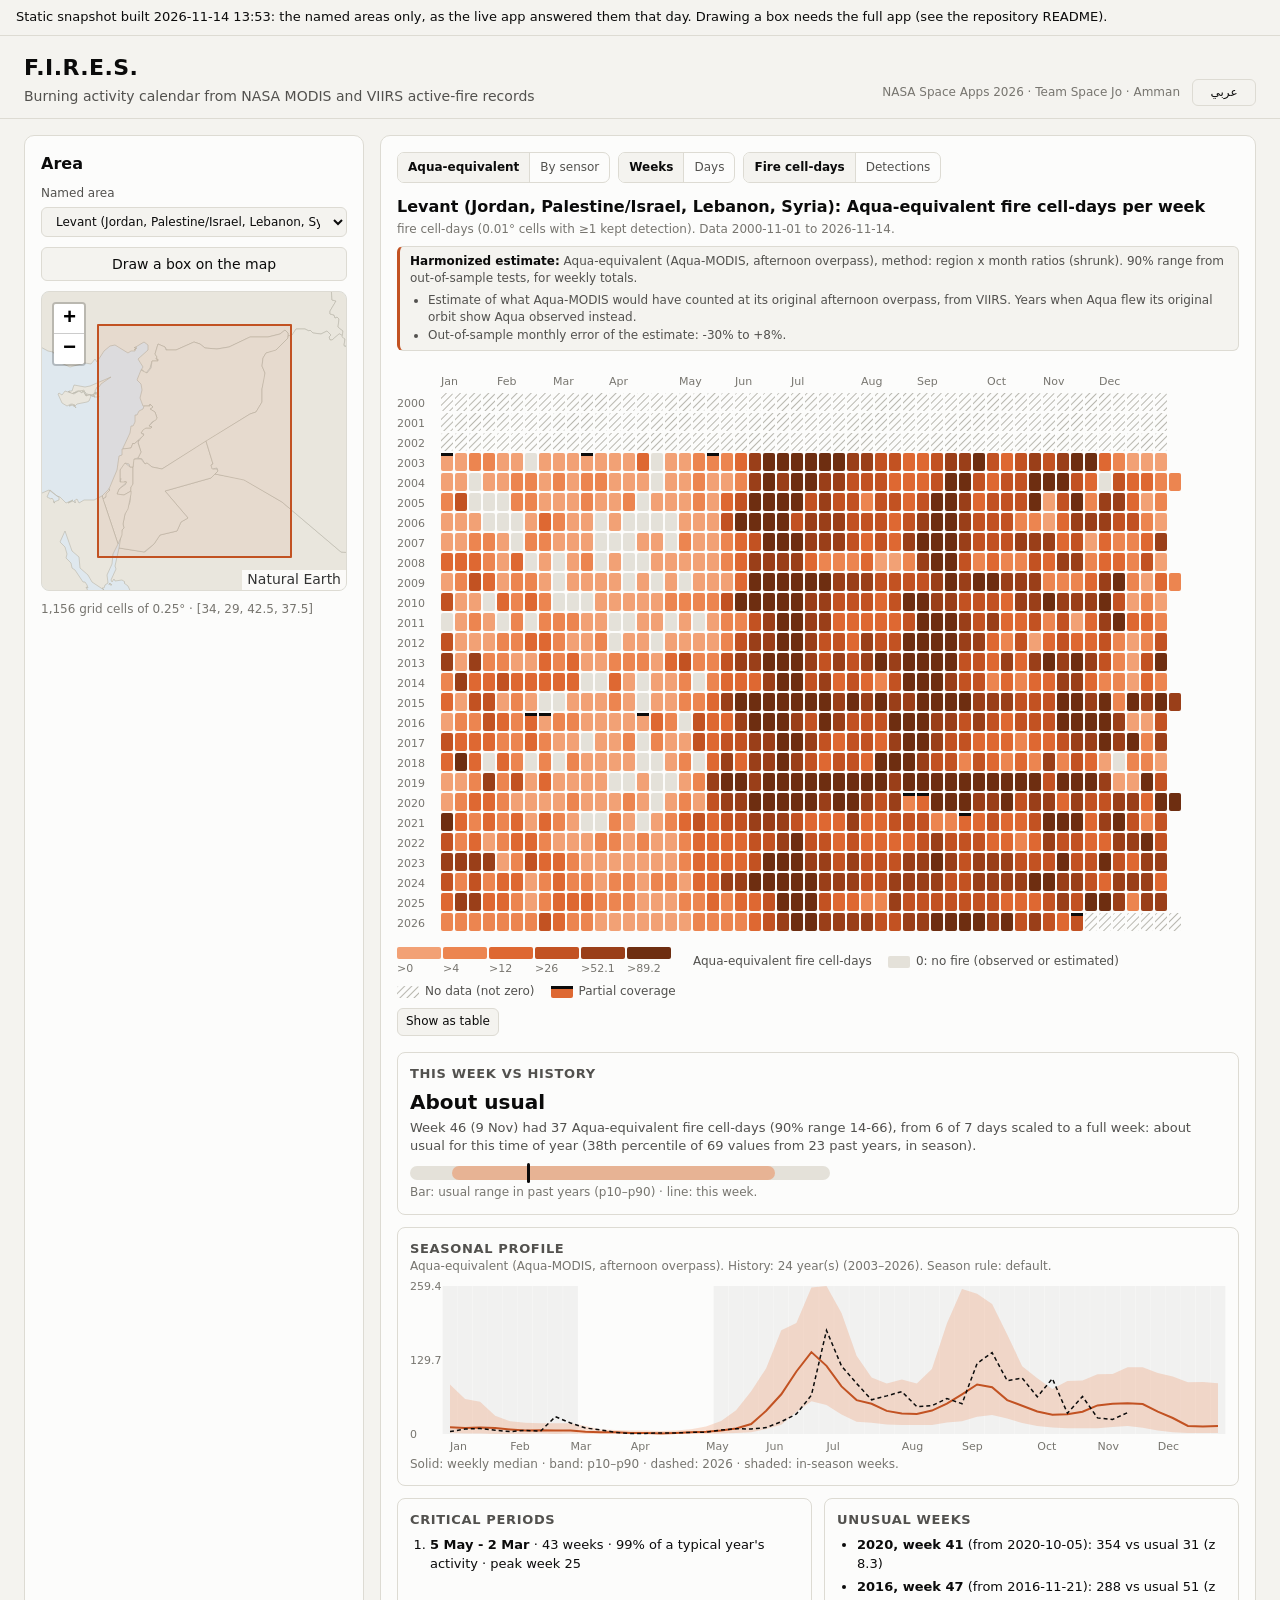
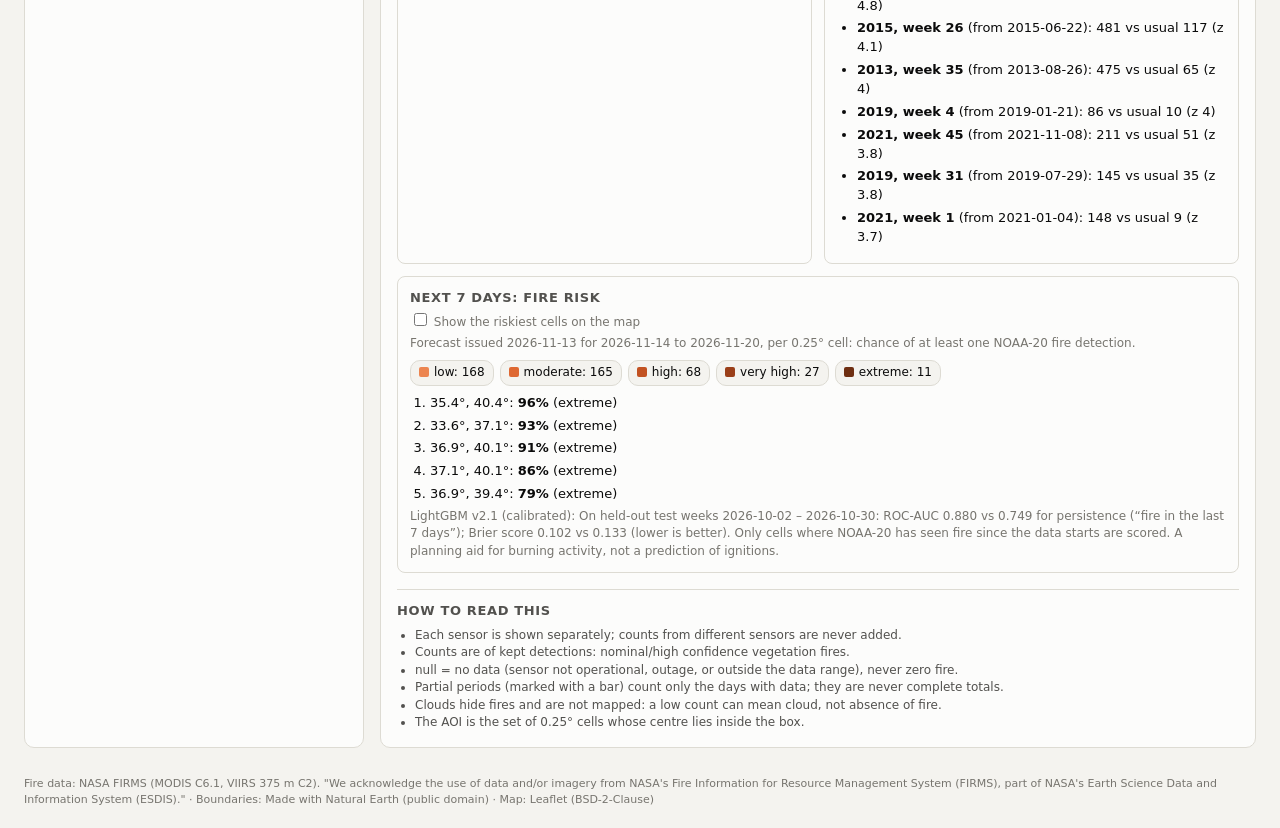
<file: site/index.html>
<!doctype html>
<html lang="en" dir="ltr">
<head>
  <meta charset="utf-8">
  <meta name="viewport" content="width=device-width, initial-scale=1">
  <title data-i18n="ui.title">F.I.R.E.S. burning activity calendar</title>
  <link rel="icon" href="data:image/svg+xml,%3Csvg xmlns='http://www.w3.org/2000/svg' viewBox='0 0 16 16'%3E%3Crect width='16' height='16' rx='3' fill='%23c25222'/%3E%3Crect x='3' y='3' width='4' height='4' fill='%23fcfcfb'/%3E%3Crect x='9' y='9' width='4' height='4' fill='%23fcfcfb'/%3E%3C/svg%3E">
  <link rel="stylesheet" href="vendor/leaflet/leaflet.css">
  <link rel="stylesheet" href="style.css">
</head>
<body>
  <header class="top">
    <div>
      <h1 dir="ltr">F.I.R.E.S.</h1>
      <p class="tagline" data-i18n="ui.tagline">Burning activity calendar from NASA MODIS and VIIRS active-fire records</p>
    </div>
    <div class="top-right">
      <p class="event" data-i18n="ui.event">NASA Space Apps 2026 · Team Space Jo · Amman</p>
      <button id="lang-btn" type="button" class="btn small lang-btn" data-i18n="ui.lang_switch"
              data-i18n-aria="ui.lang_switch_label" aria-label="Switch the interface to Arabic">عربي</button>
    </div>
  </header>

  <main class="layout">
    <section class="panel side" data-i18n-aria="ui.aria_area" aria-label="Area of interest">
      <h2 data-i18n="ui.area">Area</h2>
      <label class="field"><span data-i18n="ui.named_area">Named area</span>
        <select id="aoi-select"></select>
      </label>
      <button id="draw-btn" type="button" class="btn" data-i18n="ui.draw">Draw a box on the map</button>
      <p id="draw-hint" class="hint" hidden data-i18n="ui.draw_hint">Drag on the map to draw. Press Esc to cancel.</p>
      <div id="map" role="img" data-i18n-aria="ui.aria_map" aria-label="Map showing the selected area"></div>
      <p id="aoi-summary" class="hint"></p>
    </section>

    <section class="panel main" data-i18n-aria="ui.aria_calendar" aria-label="Burning activity calendar">
      <div class="filters" role="toolbar" data-i18n-aria="ui.aria_options" aria-label="Calendar options">
        <div class="seg" role="radiogroup" data-i18n-aria="ui.aria_view" aria-label="View" id="view-seg"></div>
        <div class="seg" role="radiogroup" data-i18n-aria="ui.aria_sensor" aria-label="Sensor" id="sensor-seg"></div>
        <div class="seg" role="radiogroup" data-i18n-aria="ui.aria_unit" aria-label="Time unit" id="unit-seg"></div>
        <div class="seg" role="radiogroup" data-i18n-aria="ui.aria_metric" aria-label="Metric" id="metric-seg"></div>
      </div>

      <div class="chart-head">
        <h2 id="chart-title" data-i18n="ui.loading">Loading…</h2>
        <p id="chart-sub" class="hint"></p>
      </div>
      <div id="badge" class="badge" hidden></div>
      <div id="status" class="status" role="status" aria-live="polite"></div>
      <div id="chart" class="chart"></div>
      <div id="legend" class="legend" data-i18n-aria="ui.aria_legend" aria-label="Legend"></div>
      <div class="chart-foot">
        <button id="table-btn" type="button" class="btn small" aria-expanded="false" data-i18n="ui.show_table">Show as table</button>
      </div>
      <div id="table-wrap" class="table-wrap" hidden></div>

      <section class="season" data-i18n-aria="ui.aria_season" aria-label="Season">
        <div class="season-card wide now-card">
          <h3 data-i18n="ui.now_title">This week vs history</h3>
          <div id="now"></div>
        </div>
        <div class="season-card wide">
          <h3 data-i18n="ui.profile_title">Seasonal profile</h3>
          <p id="season-sub" class="hint"></p>
          <div id="season-chart" class="chart"></div>
        </div>
        <div class="season-card">
          <h3 data-i18n="ui.periods_title">Critical periods</h3>
          <div id="periods"></div>
        </div>
        <div class="season-card">
          <h3 data-i18n="ui.anomalies_title">Unusual weeks</h3>
          <div id="anomalies"></div>
        </div>
        <div class="season-card wide">
          <h3 data-i18n="ui.risk_title">Next 7 days: fire risk</h3>
          <label class="hint risk-toggle"><input type="checkbox" id="risk-layer"> <span data-i18n="ui.risk_toggle">Show the riskiest cells on the map</span></label>
          <div id="risk"></div>
        </div>
      </section>

      <aside class="notes" data-i18n-aria="ui.aria_notes" aria-label="How to read this">
        <h3 data-i18n="ui.notes_title">How to read this</h3>
        <ul id="notes"></ul>
      </aside>
    </section>
  </main>

  <footer class="credits" data-i18n="ui.credits">
    Fire data: NASA FIRMS (MODIS C6.1, VIIRS 375 m C2). "We acknowledge the use of data and/or imagery from NASA's
    Fire Information for Resource Management System (FIRMS), part of NASA's Earth Science Data and Information System
    (ESDIS)." · Boundaries: Made with Natural Earth (public domain) · Map: Leaflet (BSD-2-Clause)
  </footer>

  <div id="tooltip" class="tooltip" role="tooltip" hidden></div>
  <script src="vendor/leaflet/leaflet.js"></script>
  <script src="snapshot.js"></script>
  <script src="app.js"></script>
</body>
</html>
</file>
<file: site/vendor/leaflet/leaflet.css>
/* required styles */

.leaflet-pane,
.leaflet-tile,
.leaflet-marker-icon,
.leaflet-marker-shadow,
.leaflet-tile-container,
.leaflet-pane > svg,
.leaflet-pane > canvas,
.leaflet-zoom-box,
.leaflet-image-layer,
.leaflet-layer {
	position: absolute;
	left: 0;
	top: 0;
	}
.leaflet-container {
	overflow: hidden;
	}
.leaflet-tile,
.leaflet-marker-icon,
.leaflet-marker-shadow {
	-webkit-user-select: none;
	   -moz-user-select: none;
	        user-select: none;
	  -webkit-user-drag: none;
	}
/* Prevents IE11 from highlighting tiles in blue */
.leaflet-tile::selection {
	background: transparent;
}
/* Safari renders non-retina tile on retina better with this, but Chrome is worse */
.leaflet-safari .leaflet-tile {
	image-rendering: -webkit-optimize-contrast;
	}
/* hack that prevents hw layers "stretching" when loading new tiles */
.leaflet-safari .leaflet-tile-container {
	width: 1600px;
	height: 1600px;
	-webkit-transform-origin: 0 0;
	}
.leaflet-marker-icon,
.leaflet-marker-shadow {
	display: block;
	}
/* .leaflet-container svg: reset svg max-width decleration shipped in Joomla! (joomla.org) 3.x */
/* .leaflet-container img: map is broken in FF if you have max-width: 100% on tiles */
.leaflet-container .leaflet-overlay-pane svg {
	max-width: none !important;
	max-height: none !important;
	}
.leaflet-container .leaflet-marker-pane img,
.leaflet-container .leaflet-shadow-pane img,
.leaflet-container .leaflet-tile-pane img,
.leaflet-container img.leaflet-image-layer,
.leaflet-container .leaflet-tile {
	max-width: none !important;
	max-height: none !important;
	width: auto;
	padding: 0;
	}

.leaflet-container img.leaflet-tile {
	/* See: https://bugs.chromium.org/p/chromium/issues/detail?id=600120 */
	mix-blend-mode: plus-lighter;
}

.leaflet-container.leaflet-touch-zoom {
	-ms-touch-action: pan-x pan-y;
	touch-action: pan-x pan-y;
	}
.leaflet-container.leaflet-touch-drag {
	-ms-touch-action: pinch-zoom;
	/* Fallback for FF which doesn't support pinch-zoom */
	touch-action: none;
	touch-action: pinch-zoom;
}
.leaflet-container.leaflet-touch-drag.leaflet-touch-zoom {
	-ms-touch-action: none;
	touch-action: none;
}
.leaflet-container {
	-webkit-tap-highlight-color: transparent;
}
.leaflet-container a {
	-webkit-tap-highlight-color: rgba(51, 181, 229, 0.4);
}
.leaflet-tile {
	filter: inherit;
	visibility: hidden;
	}
.leaflet-tile-loaded {
	visibility: inherit;
	}
.leaflet-zoom-box {
	width: 0;
	height: 0;
	-moz-box-sizing: border-box;
	     box-sizing: border-box;
	z-index: 800;
	}
/* workaround for https://bugzilla.mozilla.org/show_bug.cgi?id=888319 */
.leaflet-overlay-pane svg {
	-moz-user-select: none;
	}

.leaflet-pane         { z-index: 400; }

.leaflet-tile-pane    { z-index: 200; }
.leaflet-overlay-pane { z-index: 400; }
.leaflet-shadow-pane  { z-index: 500; }
.leaflet-marker-pane  { z-index: 600; }
.leaflet-tooltip-pane   { z-index: 650; }
.leaflet-popup-pane   { z-index: 700; }

.leaflet-map-pane canvas { z-index: 100; }
.leaflet-map-pane svg    { z-index: 200; }

.leaflet-vml-shape {
	width: 1px;
	height: 1px;
	}
.lvml {
	behavior: url(#default#VML);
	display: inline-block;
	position: absolute;
	}


/* control positioning */

.leaflet-control {
	position: relative;
	z-index: 800;
	pointer-events: visiblePainted; /* IE 9-10 doesn't have auto */
	pointer-events: auto;
	}
.leaflet-top,
.leaflet-bottom {
	position: absolute;
	z-index: 1000;
	pointer-events: none;
	}
.leaflet-top {
	top: 0;
	}
.leaflet-right {
	right: 0;
	}
.leaflet-bottom {
	bottom: 0;
	}
.leaflet-left {
	left: 0;
	}
.leaflet-control {
	float: left;
	clear: both;
	}
.leaflet-right .leaflet-control {
	float: right;
	}
.leaflet-top .leaflet-control {
	margin-top: 10px;
	}
.leaflet-bottom .leaflet-control {
	margin-bottom: 10px;
	}
.leaflet-left .leaflet-control {
	margin-left: 10px;
	}
.leaflet-right .leaflet-control {
	margin-right: 10px;
	}


/* zoom and fade animations */

.leaflet-fade-anim .leaflet-popup {
	opacity: 0;
	-webkit-transition: opacity 0.2s linear;
	   -moz-transition: opacity 0.2s linear;
	        transition: opacity 0.2s linear;
	}
.leaflet-fade-anim .leaflet-map-pane .leaflet-popup {
	opacity: 1;
	}
.leaflet-zoom-animated {
	-webkit-transform-origin: 0 0;
	    -ms-transform-origin: 0 0;
	        transform-origin: 0 0;
	}
svg.leaflet-zoom-animated {
	will-change: transform;
}

.leaflet-zoom-anim .leaflet-zoom-animated {
	-webkit-transition: -webkit-transform 0.25s cubic-bezier(0,0,0.25,1);
	   -moz-transition:    -moz-transform 0.25s cubic-bezier(0,0,0.25,1);
	        transition:         transform 0.25s cubic-bezier(0,0,0.25,1);
	}
.leaflet-zoom-anim .leaflet-tile,
.leaflet-pan-anim .leaflet-tile {
	-webkit-transition: none;
	   -moz-transition: none;
	        transition: none;
	}

.leaflet-zoom-anim .leaflet-zoom-hide {
	visibility: hidden;
	}


/* cursors */

.leaflet-interactive {
	cursor: pointer;
	}
.leaflet-grab {
	cursor: -webkit-grab;
	cursor:    -moz-grab;
	cursor:         grab;
	}
.leaflet-crosshair,
.leaflet-crosshair .leaflet-interactive {
	cursor: crosshair;
	}
.leaflet-popup-pane,
.leaflet-control {
	cursor: auto;
	}
.leaflet-dragging .leaflet-grab,
.leaflet-dragging .leaflet-grab .leaflet-interactive,
.leaflet-dragging .leaflet-marker-draggable {
	cursor: move;
	cursor: -webkit-grabbing;
	cursor:    -moz-grabbing;
	cursor:         grabbing;
	}

/* marker & overlays interactivity */
.leaflet-marker-icon,
.leaflet-marker-shadow,
.leaflet-image-layer,
.leaflet-pane > svg path,
.leaflet-tile-container {
	pointer-events: none;
	}

.leaflet-marker-icon.leaflet-interactive,
.leaflet-image-layer.leaflet-interactive,
.leaflet-pane > svg path.leaflet-interactive,
svg.leaflet-image-layer.leaflet-interactive path {
	pointer-events: visiblePainted; /* IE 9-10 doesn't have auto */
	pointer-events: auto;
	}

/* visual tweaks */

.leaflet-container {
	background: #ddd;
	outline-offset: 1px;
	}
.leaflet-container a {
	color: #0078A8;
	}
.leaflet-zoom-box {
	border: 2px dotted #38f;
	background: rgba(255,255,255,0.5);
	}


/* general typography */
.leaflet-container {
	font-family: "Helvetica Neue", Arial, Helvetica, sans-serif;
	font-size: 12px;
	font-size: 0.75rem;
	line-height: 1.5;
	}


/* general toolbar styles */

.leaflet-bar {
	box-shadow: 0 1px 5px rgba(0,0,0,0.65);
	border-radius: 4px;
	}
.leaflet-bar a {
	background-color: #fff;
	border-bottom: 1px solid #ccc;
	width: 26px;
	height: 26px;
	line-height: 26px;
	display: block;
	text-align: center;
	text-decoration: none;
	color: black;
	}
.leaflet-bar a,
.leaflet-control-layers-toggle {
	background-position: 50% 50%;
	background-repeat: no-repeat;
	display: block;
	}
.leaflet-bar a:hover,
.leaflet-bar a:focus {
	background-color: #f4f4f4;
	}
.leaflet-bar a:first-child {
	border-top-left-radius: 4px;
	border-top-right-radius: 4px;
	}
.leaflet-bar a:last-child {
	border-bottom-left-radius: 4px;
	border-bottom-right-radius: 4px;
	border-bottom: none;
	}
.leaflet-bar a.leaflet-disabled {
	cursor: default;
	background-color: #f4f4f4;
	color: #bbb;
	}

.leaflet-touch .leaflet-bar a {
	width: 30px;
	height: 30px;
	line-height: 30px;
	}
.leaflet-touch .leaflet-bar a:first-child {
	border-top-left-radius: 2px;
	border-top-right-radius: 2px;
	}
.leaflet-touch .leaflet-bar a:last-child {
	border-bottom-left-radius: 2px;
	border-bottom-right-radius: 2px;
	}

/* zoom control */

.leaflet-control-zoom-in,
.leaflet-control-zoom-out {
	font: bold 18px 'Lucida Console', Monaco, monospace;
	text-indent: 1px;
	}

.leaflet-touch .leaflet-control-zoom-in, .leaflet-touch .leaflet-control-zoom-out  {
	font-size: 22px;
	}


/* layers control */

.leaflet-control-layers {
	box-shadow: 0 1px 5px rgba(0,0,0,0.4);
	background: #fff;
	border-radius: 5px;
	}
.leaflet-control-layers-toggle {
	background-image: url(images/layers.png);
	width: 36px;
	height: 36px;
	}
.leaflet-retina .leaflet-control-layers-toggle {
	background-image: url(images/layers-2x.png);
	background-size: 26px 26px;
	}
.leaflet-touch .leaflet-control-layers-toggle {
	width: 44px;
	height: 44px;
	}
.leaflet-control-layers .leaflet-control-layers-list,
.leaflet-control-layers-expanded .leaflet-control-layers-toggle {
	display: none;
	}
.leaflet-control-layers-expanded .leaflet-control-layers-list {
	display: block;
	position: relative;
	}
.leaflet-control-layers-expanded {
	padding: 6px 10px 6px 6px;
	color: #333;
	background: #fff;
	}
.leaflet-control-layers-scrollbar {
	overflow-y: scroll;
	overflow-x: hidden;
	padding-right: 5px;
	}
.leaflet-control-layers-selector {
	margin-top: 2px;
	position: relative;
	top: 1px;
	}
.leaflet-control-layers label {
	display: block;
	font-size: 13px;
	font-size: 1.08333em;
	}
.leaflet-control-layers-separator {
	height: 0;
	border-top: 1px solid #ddd;
	margin: 5px -10px 5px -6px;
	}

/* Default icon URLs */
.leaflet-default-icon-path { /* used only in path-guessing heuristic, see L.Icon.Default */
	background-image: url(images/marker-icon.png);
	}


/* attribution and scale controls */

.leaflet-container .leaflet-control-attribution {
	background: #fff;
	background: rgba(255, 255, 255, 0.8);
	margin: 0;
	}
.leaflet-control-attribution,
.leaflet-control-scale-line {
	padding: 0 5px;
	color: #333;
	line-height: 1.4;
	}
.leaflet-control-attribution a {
	text-decoration: none;
	}
.leaflet-control-attribution a:hover,
.leaflet-control-attribution a:focus {
	text-decoration: underline;
	}
.leaflet-attribution-flag {
	display: inline !important;
	vertical-align: baseline !important;
	width: 1em;
	height: 0.6669em;
	}
.leaflet-left .leaflet-control-scale {
	margin-left: 5px;
	}
.leaflet-bottom .leaflet-control-scale {
	margin-bottom: 5px;
	}
.leaflet-control-scale-line {
	border: 2px solid #777;
	border-top: none;
	line-height: 1.1;
	padding: 2px 5px 1px;
	white-space: nowrap;
	-moz-box-sizing: border-box;
	     box-sizing: border-box;
	background: rgba(255, 255, 255, 0.8);
	text-shadow: 1px 1px #fff;
	}
.leaflet-control-scale-line:not(:first-child) {
	border-top: 2px solid #777;
	border-bottom: none;
	margin-top: -2px;
	}
.leaflet-control-scale-line:not(:first-child):not(:last-child) {
	border-bottom: 2px solid #777;
	}

.leaflet-touch .leaflet-control-attribution,
.leaflet-touch .leaflet-control-layers,
.leaflet-touch .leaflet-bar {
	box-shadow: none;
	}
.leaflet-touch .leaflet-control-layers,
.leaflet-touch .leaflet-bar {
	border: 2px solid rgba(0,0,0,0.2);
	background-clip: padding-box;
	}


/* popup */

.leaflet-popup {
	position: absolute;
	text-align: center;
	margin-bottom: 20px;
	}
.leaflet-popup-content-wrapper {
	padding: 1px;
	text-align: left;
	border-radius: 12px;
	}
.leaflet-popup-content {
	margin: 13px 24px 13px 20px;
	line-height: 1.3;
	font-size: 13px;
	font-size: 1.08333em;
	min-height: 1px;
	}
.leaflet-popup-content p {
	margin: 17px 0;
	margin: 1.3em 0;
	}
.leaflet-popup-tip-container {
	width: 40px;
	height: 20px;
	position: absolute;
	left: 50%;
	margin-top: -1px;
	margin-left: -20px;
	overflow: hidden;
	pointer-events: none;
	}
.leaflet-popup-tip {
	width: 17px;
	height: 17px;
	padding: 1px;

	margin: -10px auto 0;
	pointer-events: auto;

	-webkit-transform: rotate(45deg);
	   -moz-transform: rotate(45deg);
	    -ms-transform: rotate(45deg);
	        transform: rotate(45deg);
	}
.leaflet-popup-content-wrapper,
.leaflet-popup-tip {
	background: white;
	color: #333;
	box-shadow: 0 3px 14px rgba(0,0,0,0.4);
	}
.leaflet-container a.leaflet-popup-close-button {
	position: absolute;
	top: 0;
	right: 0;
	border: none;
	text-align: center;
	width: 24px;
	height: 24px;
	font: 16px/24px Tahoma, Verdana, sans-serif;
	color: #757575;
	text-decoration: none;
	background: transparent;
	}
.leaflet-container a.leaflet-popup-close-button:hover,
.leaflet-container a.leaflet-popup-close-button:focus {
	color: #585858;
	}
.leaflet-popup-scrolled {
	overflow: auto;
	}

.leaflet-oldie .leaflet-popup-content-wrapper {
	-ms-zoom: 1;
	}
.leaflet-oldie .leaflet-popup-tip {
	width: 24px;
	margin: 0 auto;

	-ms-filter: "progid:DXImageTransform.Microsoft.Matrix(M11=0.70710678, M12=0.70710678, M21=-0.70710678, M22=0.70710678)";
	filter: progid:DXImageTransform.Microsoft.Matrix(M11=0.70710678, M12=0.70710678, M21=-0.70710678, M22=0.70710678);
	}

.leaflet-oldie .leaflet-control-zoom,
.leaflet-oldie .leaflet-control-layers,
.leaflet-oldie .leaflet-popup-content-wrapper,
.leaflet-oldie .leaflet-popup-tip {
	border: 1px solid #999;
	}


/* div icon */

.leaflet-div-icon {
	background: #fff;
	border: 1px solid #666;
	}


/* Tooltip */
/* Base styles for the element that has a tooltip */
.leaflet-tooltip {
	position: absolute;
	padding: 6px;
	background-color: #fff;
	border: 1px solid #fff;
	border-radius: 3px;
	color: #222;
	white-space: nowrap;
	-webkit-user-select: none;
	-moz-user-select: none;
	-ms-user-select: none;
	user-select: none;
	pointer-events: none;
	box-shadow: 0 1px 3px rgba(0,0,0,0.4);
	}
.leaflet-tooltip.leaflet-interactive {
	cursor: pointer;
	pointer-events: auto;
	}
.leaflet-tooltip-top:before,
.leaflet-tooltip-bottom:before,
.leaflet-tooltip-left:before,
.leaflet-tooltip-right:before {
	position: absolute;
	pointer-events: none;
	border: 6px solid transparent;
	background: transparent;
	content: "";
	}

/* Directions */

.leaflet-tooltip-bottom {
	margin-top: 6px;
}
.leaflet-tooltip-top {
	margin-top: -6px;
}
.leaflet-tooltip-bottom:before,
.leaflet-tooltip-top:before {
	left: 50%;
	margin-left: -6px;
	}
.leaflet-tooltip-top:before {
	bottom: 0;
	margin-bottom: -12px;
	border-top-color: #fff;
	}
.leaflet-tooltip-bottom:before {
	top: 0;
	margin-top: -12px;
	margin-left: -6px;
	border-bottom-color: #fff;
	}
.leaflet-tooltip-left {
	margin-left: -6px;
}
.leaflet-tooltip-right {
	margin-left: 6px;
}
.leaflet-tooltip-left:before,
.leaflet-tooltip-right:before {
	top: 50%;
	margin-top: -6px;
	}
.leaflet-tooltip-left:before {
	right: 0;
	margin-right: -12px;
	border-left-color: #fff;
	}
.leaflet-tooltip-right:before {
	left: 0;
	margin-left: -12px;
	border-right-color: #fff;
	}

/* Printing */

@media print {
	/* Prevent printers from removing background-images of controls. */
	.leaflet-control {
		-webkit-print-color-adjust: exact;
		print-color-adjust: exact;
		}
	}
</file>
<file: site/style.css>
:root {
  --surface-0: #f4f3ef;
  --surface-1: #fcfcfb;
  --border: #dddbd3;
  --text-primary: #0b0b0b;
  --text-secondary: #52514e;
  --text-muted: #77756f;
  --accent: #c25222;
  --zero: #e4e1d9;
  --hatch: #9b998f;
  --land: #e9e6dd;
  --land-edge: #b9b5a8;
  --sea: #dfe8ee;
  --aoi: #c25222;
  --focus: #2a78d6;
  --fire-1: #f2a175; --fire-2: #ec8550; --fire-3: #de6832;
  --fire-4: #c25222; --fire-5: #9a3f19; --fire-6: #6e2e11;
  color-scheme: light;
}
@media (prefers-color-scheme: dark) {
  :root:not([data-theme="light"]) {
    --surface-0: #121211;
    --surface-1: #1a1a19;
    --border: #383835;
    --text-primary: #f0efec;
    --text-secondary: #c3c2b7;
    --text-muted: #9a988e;
    --accent: #f08d5d;
    --zero: #2c2b28;
    --hatch: #6f6d66;
    --land: #2a2a27;
    --land-edge: #4a4944;
    --sea: #161c20;
    --aoi: #f08d5d;
    --focus: #6da7ec;
    --fire-1: #8f3c17; --fire-2: #ad481e; --fire-3: #c8582b;
    --fire-4: #e06c3a; --fire-5: #f08d5d; --fire-6: #f6b590;
    color-scheme: dark;
  }
}
:root[data-theme="dark"] {
  --surface-0: #121211; --surface-1: #1a1a19; --border: #383835;
  --text-primary: #f0efec; --text-secondary: #c3c2b7; --text-muted: #9a988e;
  --accent: #f08d5d; --zero: #2c2b28; --hatch: #6f6d66;
  --land: #2a2a27; --land-edge: #4a4944; --sea: #161c20; --aoi: #f08d5d; --focus: #6da7ec;
  --fire-1: #8f3c17; --fire-2: #ad481e; --fire-3: #c8582b;
  --fire-4: #e06c3a; --fire-5: #f08d5d; --fire-6: #f6b590;
  color-scheme: dark;
}

* { box-sizing: border-box; }
[hidden] { display: none !important; }
body {
  margin: 0; background: var(--surface-0); color: var(--text-primary);
  font: 14px/1.45 system-ui, -apple-system, "Segoe UI", Roboto, sans-serif;
}
h1, h2, h3 { margin: 0; font-weight: 650; }
h1 { font-size: 22px; letter-spacing: 0.02em; }
h2 { font-size: 16px; }
h3 { font-size: 13px; color: var(--text-secondary); text-transform: uppercase; letter-spacing: 0.05em; }

.top {
  display: flex; justify-content: space-between; align-items: flex-end; gap: 16px; flex-wrap: wrap;
  padding: 16px 24px 12px; border-bottom: 1px solid var(--border);
}
.tagline { margin: 2px 0 0; color: var(--text-secondary); }
.event { margin: 0; color: var(--text-muted); font-size: 12px; }

.layout { display: grid; grid-template-columns: minmax(260px, 340px) 1fr; gap: 16px; padding: 16px 24px; }
@media (max-width: 860px) { .layout { grid-template-columns: 1fr; padding: 12px 16px; } }
.panel { background: var(--surface-1); border: 1px solid var(--border); border-radius: 10px; padding: 16px; min-width: 0; }
.side { display: flex; flex-direction: column; gap: 10px; }
.field { display: flex; flex-direction: column; gap: 4px; color: var(--text-secondary); font-size: 12px; }
select, .btn {
  font: inherit; color: var(--text-primary); background: var(--surface-0);
  border: 1px solid var(--border); border-radius: 6px; padding: 6px 10px;
}
.btn { cursor: pointer; }
.btn:hover { border-color: var(--text-muted); }
.btn.active { border-color: var(--accent); color: var(--accent); }
.btn.small { font-size: 12px; padding: 4px 8px; }
:focus-visible { outline: 2px solid var(--focus); outline-offset: 2px; }
.hint { margin: 0; color: var(--text-muted); font-size: 12px; }

#map { height: 300px; border-radius: 8px; border: 1px solid var(--border); background: var(--sea); }
#map.drawing { cursor: crosshair; }
.leaflet-container { background: var(--sea); font: inherit; }

.filters { display: flex; flex-wrap: wrap; gap: 8px; margin-bottom: 12px; }
.seg { display: inline-flex; border: 1px solid var(--border); border-radius: 7px; overflow: hidden; }
.seg button {
  font: inherit; font-size: 12px; border: 0; background: transparent; color: var(--text-secondary);
  padding: 6px 10px; cursor: pointer; border-right: 1px solid var(--border);
}
.seg button:last-child { border-right: 0; }
.seg button[aria-checked="true"] { background: var(--surface-0); color: var(--text-primary); font-weight: 600; }

.chart-head { display: flex; flex-direction: column; gap: 2px; margin-bottom: 8px; }
.status { color: var(--text-muted); font-size: 12px; min-height: 1em; }
.badge {
  border: 1px solid var(--border); border-left: 3px solid var(--accent); border-radius: 6px;
  padding: 6px 10px; margin: 4px 0 8px; font-size: 12px; color: var(--text-secondary); background: var(--surface-0);
}
.badge strong { color: var(--text-primary); }
.badge ul { margin: 4px 0 0; padding-left: 18px; }
.chart { width: 100%; overflow-x: auto; }
.chart svg { display: block; }
.chart .axis { fill: var(--text-muted); font-size: 11px; }
.chart .cell:hover, .chart .cell.hover { stroke: var(--text-primary); stroke-width: 1.5; }

.legend { display: flex; flex-wrap: wrap; align-items: center; gap: 6px 16px; margin-top: 10px; font-size: 12px; color: var(--text-secondary); }
.legend .ramp { display: flex; align-items: flex-start; gap: 2px; margin-right: 6px; }
.legend .step { display: flex; flex-direction: column; gap: 2px; width: 44px; }
.legend .step .sw { width: 44px; }
.legend .tick { font-size: 11px; color: var(--text-muted); white-space: nowrap; }
.legend .sw { display: inline-block; width: 22px; height: 12px; border-radius: 2px; vertical-align: middle; }
.legend .item { display: inline-flex; align-items: center; gap: 6px; }

.chart-foot { margin-top: 8px; }
.table-wrap { max-height: 320px; overflow: auto; margin-top: 8px; border: 1px solid var(--border); border-radius: 6px; }
table { border-collapse: collapse; font-size: 12px; width: 100%; }
th, td { padding: 4px 8px; border-bottom: 1px solid var(--border); text-align: right; white-space: nowrap; }
th:first-child, td:first-child { text-align: left; }
thead th { position: sticky; top: 0; background: var(--surface-1); color: var(--text-secondary); }

.season { display: grid; grid-template-columns: 1fr 1fr; gap: 12px; margin-top: 16px; }
.season-card { border: 1px solid var(--border); border-radius: 8px; padding: 12px; min-width: 0; }
.season-card.wide { grid-column: 1 / -1; }
@media (max-width: 860px) { .season { grid-template-columns: 1fr; } }
.season ol, .season ul { margin: 6px 0 0; padding-left: 20px; font-size: 13px; }
.season li { margin: 4px 0; }
.season .empty { color: var(--text-muted); font-size: 12px; margin: 6px 0 0; }
.now-level { font-size: 20px; font-weight: 650; margin: 4px 0 2px; }
.now-summary { margin: 0; color: var(--text-secondary); font-size: 13px; }
.now-scale { position: relative; height: 14px; margin: 10px 0 4px; max-width: 420px; background: var(--zero); border-radius: 7px; }
.now-scale .range { position: absolute; top: 0; bottom: 0; background: var(--fire-2); opacity: 0.5; border-radius: 7px; }
.now-scale .mark { position: absolute; top: -3px; width: 3px; height: 20px; background: var(--text-primary); border-radius: 2px; }
.chart .band { fill: var(--fire-2); opacity: 0.25; }
.chart .gated { fill: var(--text-muted); opacity: 0.08; }
.chart .median { fill: none; stroke: var(--fire-4); stroke-width: 2; }
.chart .latest { fill: none; stroke: var(--text-primary); stroke-width: 1.5; stroke-dasharray: 4 3; }
.risk-levels { display: flex; flex-wrap: wrap; gap: 6px; margin: 8px 0; }
.risk-levels span { font-size: 12px; padding: 3px 8px; border-radius: 10px; background: var(--surface-0); border: 1px solid var(--border); }
.risk-levels i { display: inline-block; width: 10px; height: 10px; border-radius: 2px; margin-right: 5px; vertical-align: -1px; }
.risk-toggle { display: block; margin: 2px 0 4px; }
.notes { margin-top: 16px; padding-top: 12px; border-top: 1px solid var(--border); }
.notes ul { margin: 6px 0 0; padding-left: 18px; color: var(--text-secondary); font-size: 12px; }

.credits { padding: 12px 24px 20px; color: var(--text-muted); font-size: 11px; }
.tooltip {
  position: fixed; z-index: 1000; pointer-events: none; max-width: 280px;
  background: var(--surface-1); color: var(--text-primary); border: 1px solid var(--border);
  border-radius: 6px; padding: 6px 8px; font-size: 12px; box-shadow: 0 4px 14px rgba(0,0,0,.15);
}
.tooltip .muted { color: var(--text-muted); }

/* ---------- language toggle and right-to-left (Arabic) ---------- */
.top-right { display: flex; align-items: center; gap: 12px; }
.lang-btn { min-width: 64px; }
[dir="rtl"] body { font-family: "Segoe UI", Tahoma, "Noto Naskh Arabic", "Noto Sans Arabic", system-ui, sans-serif; }
[dir="rtl"] h3 { letter-spacing: 0; text-transform: none; }        /* no letter-spacing or caps in Arabic script */
[dir="rtl"] .seg button { border-right: 0; border-left: 1px solid var(--border); }
[dir="rtl"] .seg button:last-child { border-left: 0; }
[dir="rtl"] .badge { border-left: 1px solid var(--border); border-right: 3px solid var(--accent); }
[dir="rtl"] .badge ul, [dir="rtl"] .season ol, [dir="rtl"] .season ul, [dir="rtl"] .notes ul { padding-left: 0; padding-right: 20px; }
[dir="rtl"] .legend .ramp { margin-right: 0; margin-left: 6px; }
[dir="rtl"] .risk-levels i { margin-right: 0; margin-left: 5px; }
[dir="rtl"] th:first-child, [dir="rtl"] td:first-child { text-align: right; }
[dir="rtl"] th, [dir="rtl"] td { text-align: left; }
/* Time runs left to right in both languages (the usual convention for time charts), and numbers stay Western. */
.chart, .now-scale, #map { direction: ltr; }
[dir="rtl"] .tooltip { direction: rtl; text-align: right; }
[dir="rtl"] .chart .hint { direction: rtl; }              /* the note under a chart is text, not a time axis */

/* static snapshot only (site/, web/snapshot.js): what this page is and what it can't do */
.snapshot-banner { margin: 0; padding: 8px 16px; background: var(--surface-0); color: var(--text-primary);
                   border-bottom: 1px solid var(--border); font-size: 13px; }
</file>
